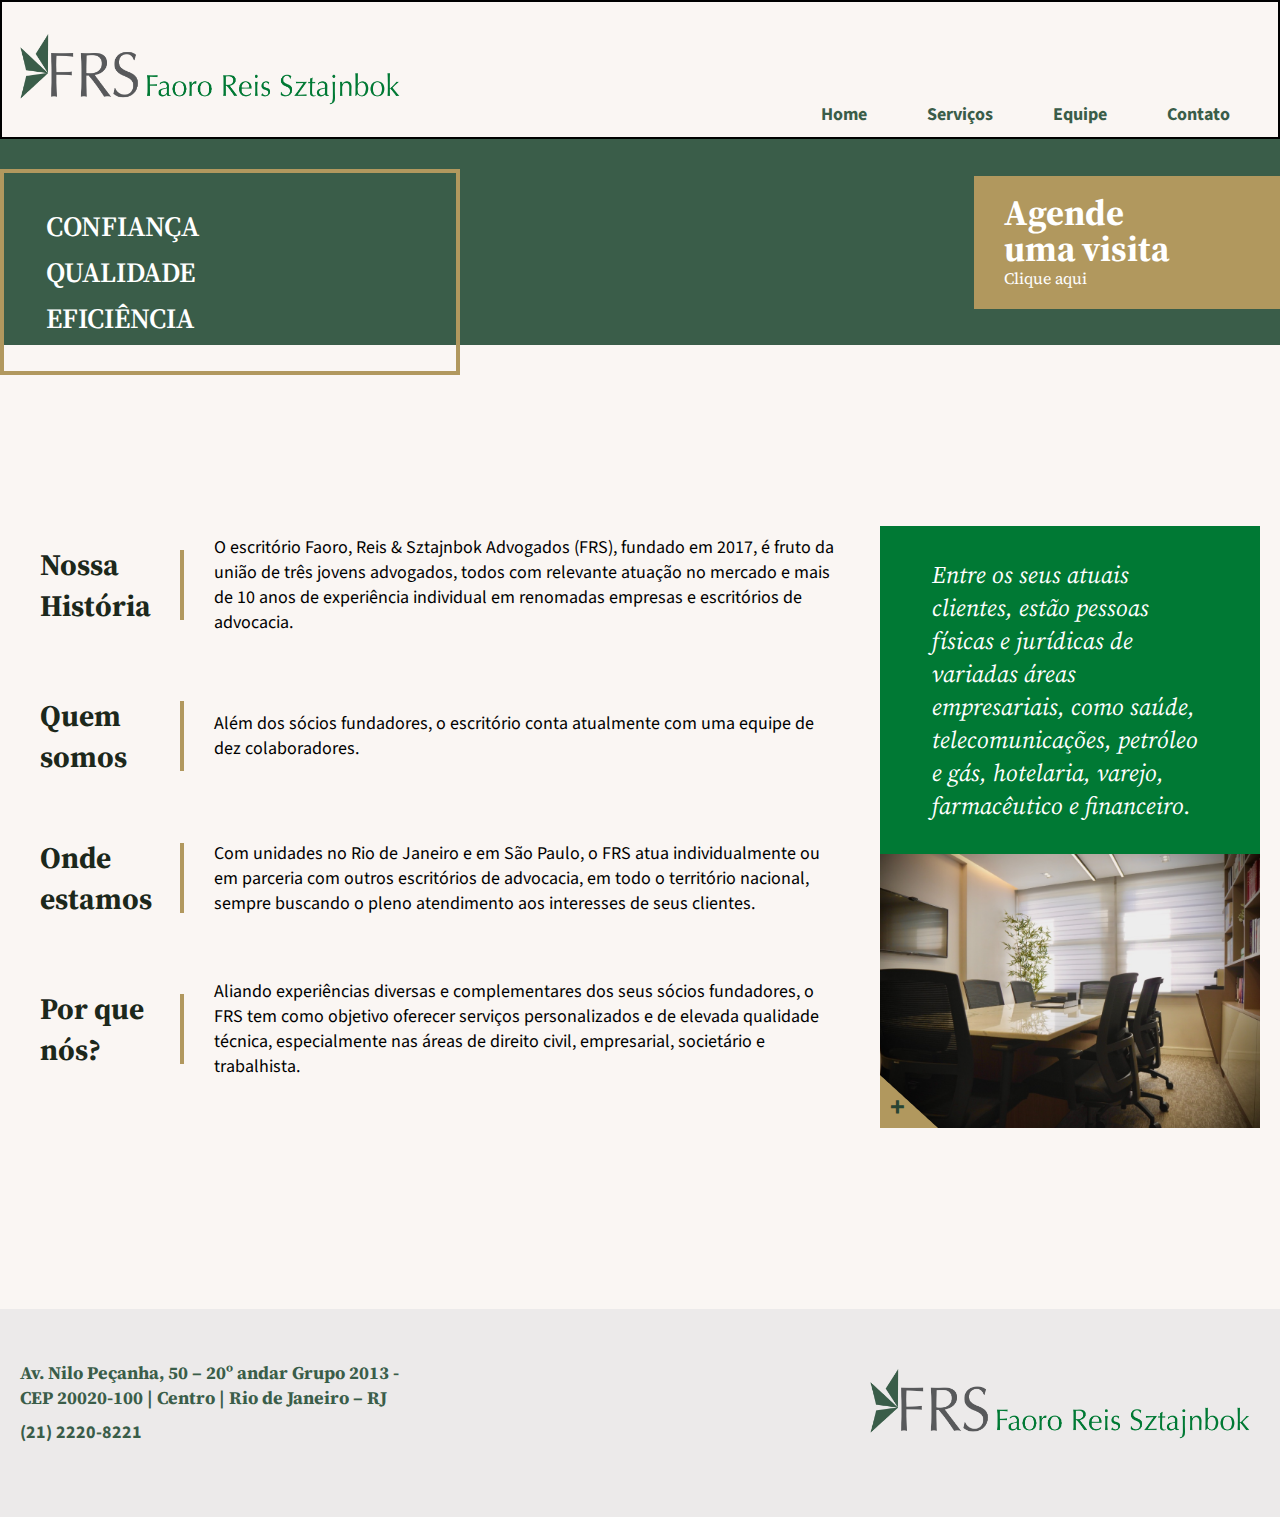
<file: index.html>
<!DOCTYPE html>
<html lang="pt-br">

<head>
    <meta charset="UTF-8">
    <meta http-equiv="X-UA-Compatible" content="IE=edge">
    <meta name="viewport" content="width=device-width, initial-scale=1.0">
    <title>Faoro Reis Sztajnbok - FRS - Advocacia</title>


    <!-- Fontes Source Sans Pro | Source Serif Pro -->
    <link rel="preconnect" href="https://fonts.googleapis.com">
    <link rel="preconnect" href="https://fonts.gstatic.com" crossorigin>
    <link
        href="https://fonts.googleapis.com/css2?family=Source+Sans+Pro:wght@400;600;700&family=Source+Serif+Pro:wght@300;400;600;900&display=swap"
        rel="stylesheet">

    <link rel="shortcut icon" href="assets/images/favicon.png" type="image/png" />

    <link rel="stylesheet" href="https://cdnjs.cloudflare.com/ajax/libs/animate.css/4.1.1/animate.min.css" />

    <!-- menu mobile css -->
    <link rel="stylesheet" href="assets/css/menu_mobile.css" />

    <link rel="stylesheet" href="assets/css/style.css" />
</head>

<body>
    <header class="header">
        <div class="caixa">
            <div class="div_logo_topo">
                <a href="./">
                    <img src="assets/images/logo-frs-advocacia.png" alt=""
                        class="animate__animated animate__fadeInDown">
                </a>
            </div>

            <div class="div_menu_topo">
                <ul>
                    <li>
                        <a href="./">Home</a>
                    </li>
                    <li>
                        <a href="servicos.html">Serviços</a>
                    </li>
                    <li>
                        <a href="equipe.html">Equipe</a>
                    </li>
                    <li>
                        <a href="contato.html">Contato</a>
                    </li>
                </ul>

                <!-- Lista de Menu Mobile -->
                <div id="myNav" class="overlay">


                    <a href="javascript:void(0)" class="closebtn" onclick="closeNav()">&times;</a>

                    <!-- Overlay content -->
                    <div class="overlay-content">
                        <a href="./" onclick="closeNav()">Home</a>
                        <a href="servicos.html" onclick="closeNav()">Serviços</a>
                        <a href="equipe.html" onclick="closeNav()">Equipe</a>
                        <a href="contato.html" onclick="closeNav()">Contato</a>
                    </div>

                </div>

                <div class="menu_mobile_icon" onclick="openNav()">
                    <div class="div_barra_menu_mobile"></div>
                    <div class="div_barra_menu_mobile"></div>
                    <div class="div_barra_menu_mobile"></div>
                </div>
            </div>
        </div>
    </header>
    <section class="section_topo_home">
        <div class="div_chamada_top">
            <span>
                Confiança
            </span>
            <span>
                Qualidade
            </span>
            <span>
                Eficiência
            </span>
        </div>

        <div class="div_agende_visita">
            <h2>Agende uma visita</h2>
            <a href="contato.html">Clique aqui</a>
        </div>
    </section>
    <section class="section_nossa_historia_home">
        <div class="caixa">
            <div class="div_content_nossa_historia">
                <div class="div_item_historia">
                    <h2 class="animate__animated animate__fadeInLeft">Nossa História</h2>
                    <span class="barra_item_historia"></span>
                    <p>
                        O escritório Faoro, Reis & Sztajnbok Advogados (FRS), fundado em 2017, é fruto da união de três
                        jovens advogados, todos com relevante atuação no mercado e mais de 10 anos de experiência
                        individual em renomadas empresas e escritórios de advocacia.
                    </p>
                </div>
                <div class="div_item_historia">
                    <h2 class="animate__animated animate__fadeInLeft">Quem somos</h2>
                    <span class="barra_item_historia"></span>
                    <p>
                        Além dos sócios fundadores, o escritório conta atualmente com uma equipe de dez colaboradores.
                    </p>
                </div>
                <div class="div_item_historia">
                    <h2 class="animate__animated animate__fadeInLeft">Onde estamos</h2>
                    <span class="barra_item_historia"></span>
                    <p>
                        Com unidades no Rio de Janeiro e em São Paulo, o FRS atua individualmente ou em parceria com
                        outros escritórios de advocacia, em todo o território nacional, sempre buscando o pleno
                        atendimento aos interesses de seus clientes.
                    </p>
                </div>
                <div class="div_item_historia">
                    <h2 class="animate__animated animate__fadeInLeft">Por que nós?</h2>
                    <span class="barra_item_historia"></span>
                    <p>
                        Aliando experiências diversas e complementares dos seus sócios fundadores, o FRS tem como
                        objetivo oferecer serviços personalizados e de elevada qualidade técnica, especialmente nas
                        áreas de direito civil, empresarial, societário e trabalhista.
                    </p>
                </div>
            </div>

            <div class="div_coluna_destaque_nossa_historia">
                <div class="texto_destaque_nossa_historia">
                    <p>
                        Entre os seus atuais clientes, estão pessoas físicas e jurídicas de variadas áreas empresariais,
                        como saúde, telecomunicações, petróleo e gás, hotelaria, varejo, farmacêutico e financeiro.
                    </p>
                </div>
                <div class="div_imagem_coluna_destaque">
                    <img src="assets/images/frs-faoro-reis-sztajnbok.png" alt="">

                    <div class="div_btn_plus" id="div_btn_plus_abre_modal">
                        <span>+</span>
                    </div>
                </div>
            </div>
        </div>
    </section>
    <footer class="footer">
        <div class="caixa">
            <div class="div_endereco_footer">
                <p>
                    Av. Nilo Peçanha, 50 – 20º andar Grupo 2013 -
                    CEP 20020-100 | Centro | Rio de Janeiro – RJ
                </p>

                <a href="tel:+552122208221">
                    (21) 2220-8221
                </a>
            </div>

            <div class="div_logo_footer">
                <a href="">
                    <img src="assets/images/logo-frs-advocacia.png" alt="">
                </a>
            </div>
        </div>
    </footer>

    <div id="modalhome">
        <div class="div_content_modal">
            <div class="div_btn_fechar_modal" id="div_btn_fechar_modal_home">
                x
            </div>
            <div class="div_img_modal">
                <img src="assets/images/escritorio_rio_de_janeiro_faoro_reis_zstajnbok.png"
                    alt="Nosso escritório no Largo da Carioca, Rio de janeiro." />
            </div>
            <div class="div_descricao_modal">
                <h2>Nosso escritório no Largo da Carioca, Rio de janeiro.</h2>
            </div>
        </div>
    </div>
</body>

<script src="assets/js/menu_mobile.js"></script>
<script src="assets/js/modal.js"></script>

</html>
</file>
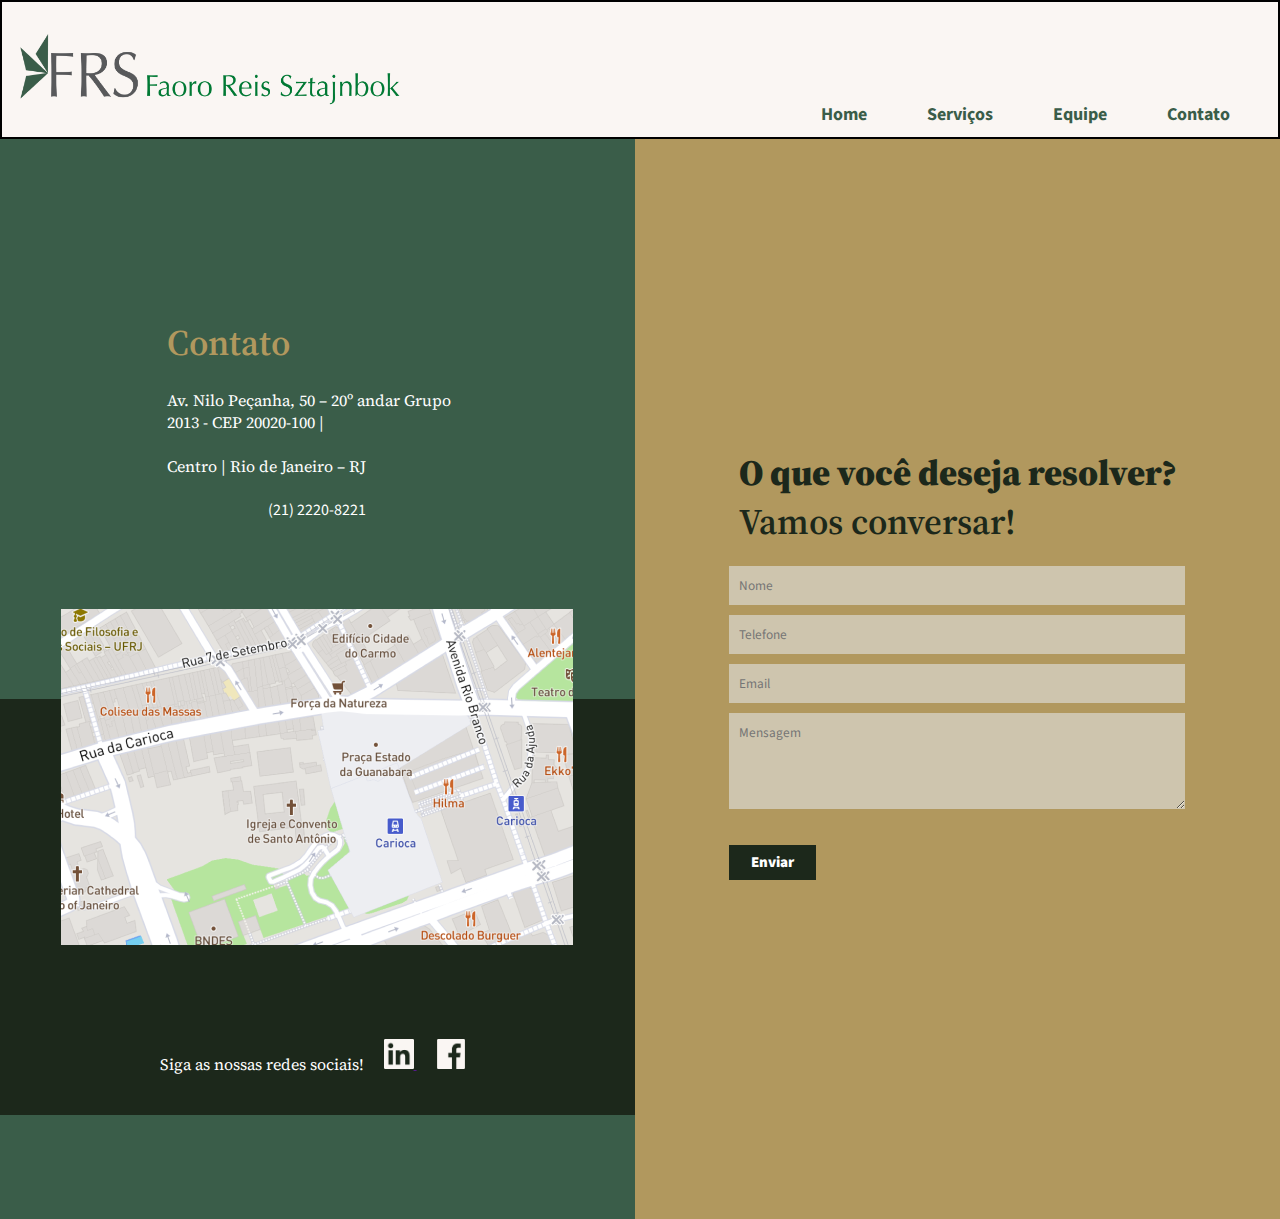
<file: contato.html>
<!DOCTYPE html>
<html lang="pt-br">

<head>
    <meta charset="UTF-8">
    <meta http-equiv="X-UA-Compatible" content="IE=edge">
    <meta name="viewport" content="width=device-width, initial-scale=1.0">
    <title>Faoro Reis Sztajnbok - FRS - Advocacia</title>


    <!-- Fontes Source Sans Pro | Source Serif Pro -->
    <link rel="preconnect" href="https://fonts.googleapis.com">
    <link rel="preconnect" href="https://fonts.gstatic.com" crossorigin>
    <link
        href="https://fonts.googleapis.com/css2?family=Source+Sans+Pro:wght@400;600;700&family=Source+Serif+Pro:wght@300;400;600;900&display=swap"
        rel="stylesheet">

    <link rel="shortcut icon" href="assets/images/favicon.png" type="image/png" />


    <!-- menu mobile css -->
    <link rel="stylesheet" href="assets/css/menu_mobile.css" />

    <link rel="stylesheet" href="assets/css/style.css" />
</head>

<body>
    <header class="header">
        <div class="caixa">
            <div class="div_logo_topo">
                <a href="./">
                    <img src="assets/images/logo-frs-advocacia.png" alt="">
                </a>
            </div>

            <div class="div_menu_topo">
                <ul>
                    <li>
                        <a href="./">Home</a>
                    </li>
                    <li>
                        <a href="servicos.html">Serviços</a>
                    </li>
                    <li>
                        <a href="equipe.html">Equipe</a>
                    </li>
                    <li>
                        <a href="contato.html">Contato</a>
                    </li>
                </ul>

                <!-- Lista de Menu Mobile -->
                <div id="myNav" class="overlay">


                    <a href="javascript:void(0)" class="closebtn" onclick="closeNav()">&times;</a>

                    <!-- Overlay content -->
                    <div class="overlay-content">
                        <a href="./" onclick="closeNav()">Home</a>
                        <a href="servicos.html" onclick="closeNav()">Serviços</a>
                        <a href="equipe.html" onclick="closeNav()">Equipe</a>
                        <a href="contato.html" onclick="closeNav()">Contato</a>
                    </div>

                </div>

                <div class="menu_mobile_icon" onclick="openNav()">
                    <div class="div_barra_menu_mobile"></div>
                    <div class="div_barra_menu_mobile"></div>
                    <div class="div_barra_menu_mobile"></div>
                </div>
            </div>
        </div>
    </header>

    <section class="section_contato_pg">
        <div class="div_coluna_contato_map">
            <div class="div_contato_endereco">
                <h1>Contato</h1>

                <p>Av. Nilo Peçanha, 50 – 20º andar Grupo 2013 - CEP 20020-100 |</p>

                <p>Centro | Rio de Janeiro – RJ</p>

                <a href="" class="">(21) 2220-8221</a>
            </div>
            <div class="div_contato_social_media_map">
                <div class="div_item_map">
                    <img src="assets/images/mapa.png" alt="" />
                </div>
                <div class="div_redes_sociais_contato">
                    <p>Siga as nossas redes sociais!</p>

                    <ul class="redes_sociais_contato">
                        <li>
                            <a href="" target="_blank">
                                <img src="assets/images/linkedin-icon.png" alt="">
                            </a>
                            <a href="" target="_blank">
                                <img src="assets/images/facebook-icon.png" alt="">
                            </a>
                        </li>
                    </ul>
                </div>
            </div>
        </div>
        <div class="div_coluna_contato_form">
            <div class="div_chamada_form">
                <h2>O que você deseja resolver?</h2>
                <h3>Vamos conversar!</h3>
            </div>

            <div class="div_form_contato">
                <form method="post" action="" class="mvalidador">
                    <div class="div_item_form_contato">
                        <input type="text" placeholder="Nome" data-rules="required|min=2" />
                    </div>
                    <div class="div_item_form_contato">
                        <input type="text" placeholder="Telefone" data-rules="required" />
                    </div>
                    <div class="div_item_form_contato">
                        <input type="text" placeholder="Email" data-rules="required|min=2|email" />
                    </div>
                    <div class="div_item_form_contato">
                        <textarea placeholder="Mensagem" name="" id="" cols="30" rows="4"></textarea>
                    </div>

                    <input type="submit" value="Enviar" class="btn_form_contato">
                </form>
            </div>
        </div>
    </section>


</body>
<script src="assets/js/mvalidador.js"></script>
<script src="assets/js/menu_mobile.js"></script>

</html>
</file>
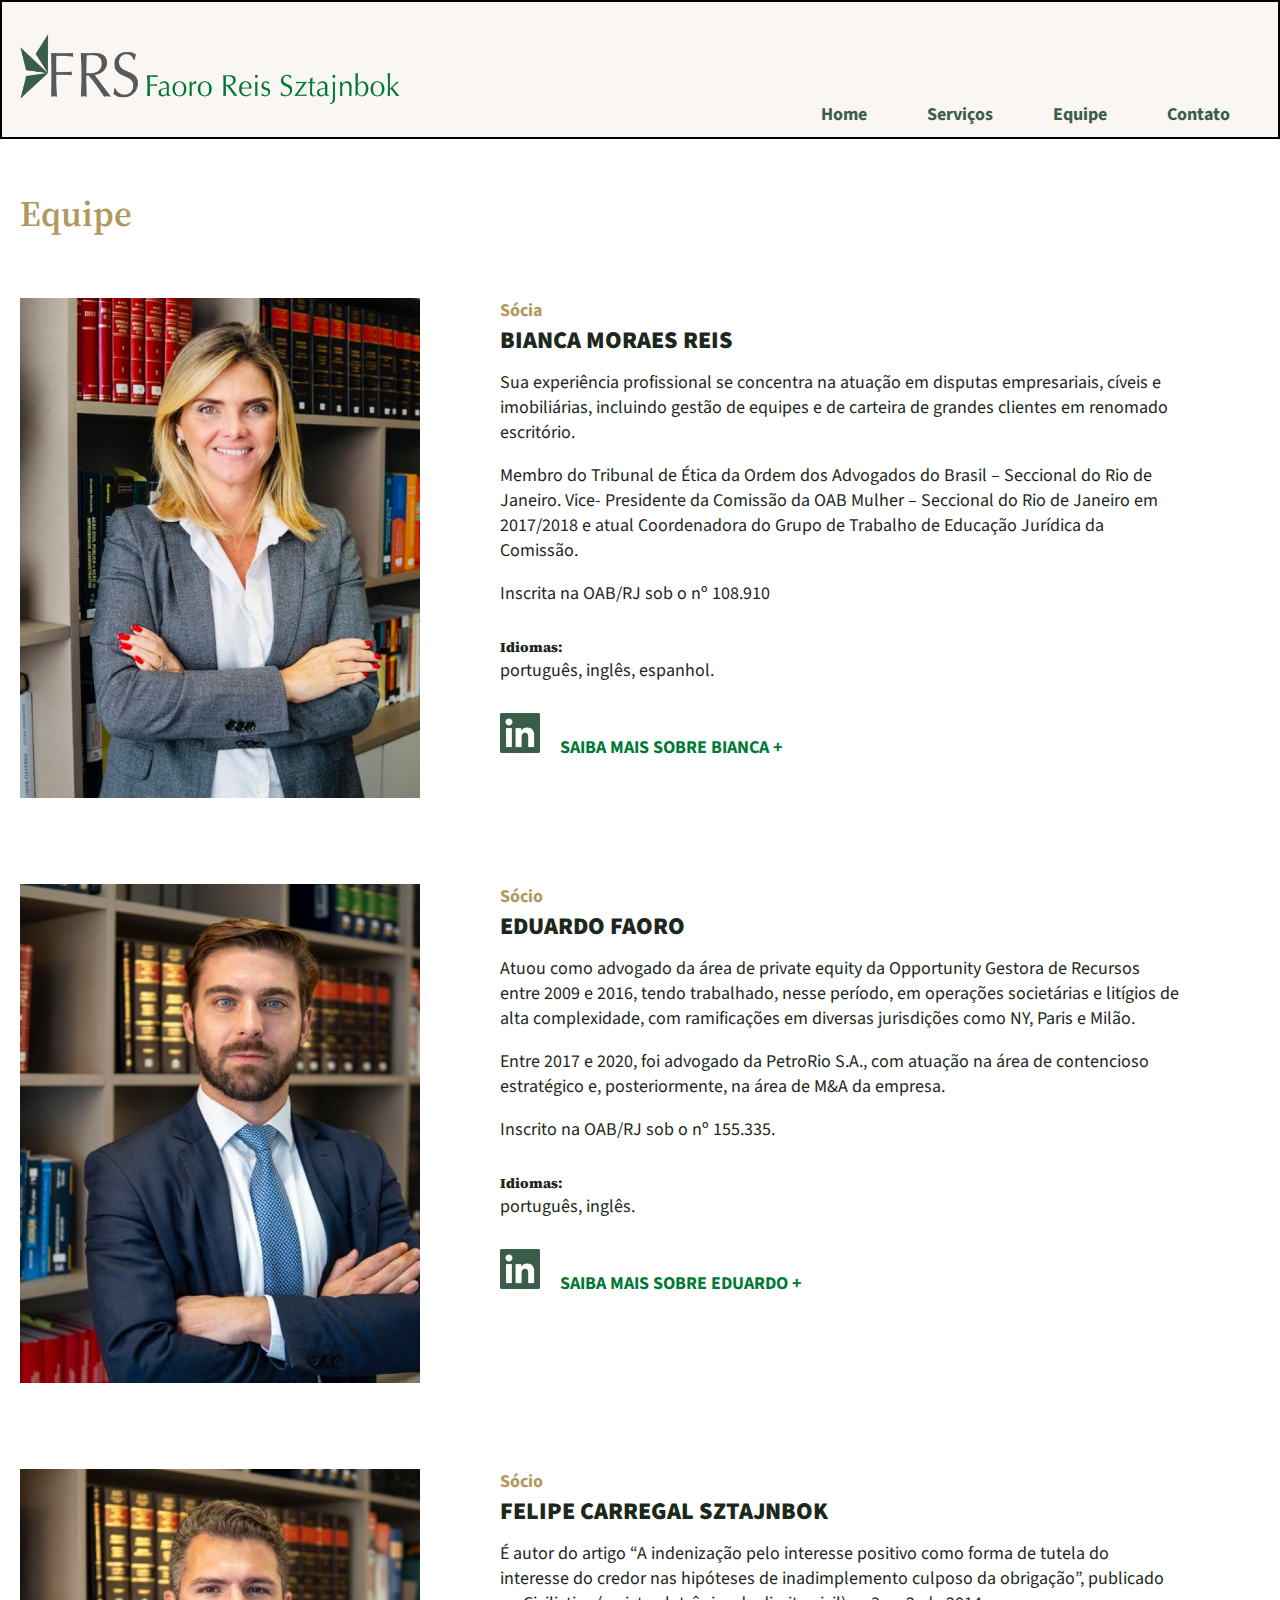
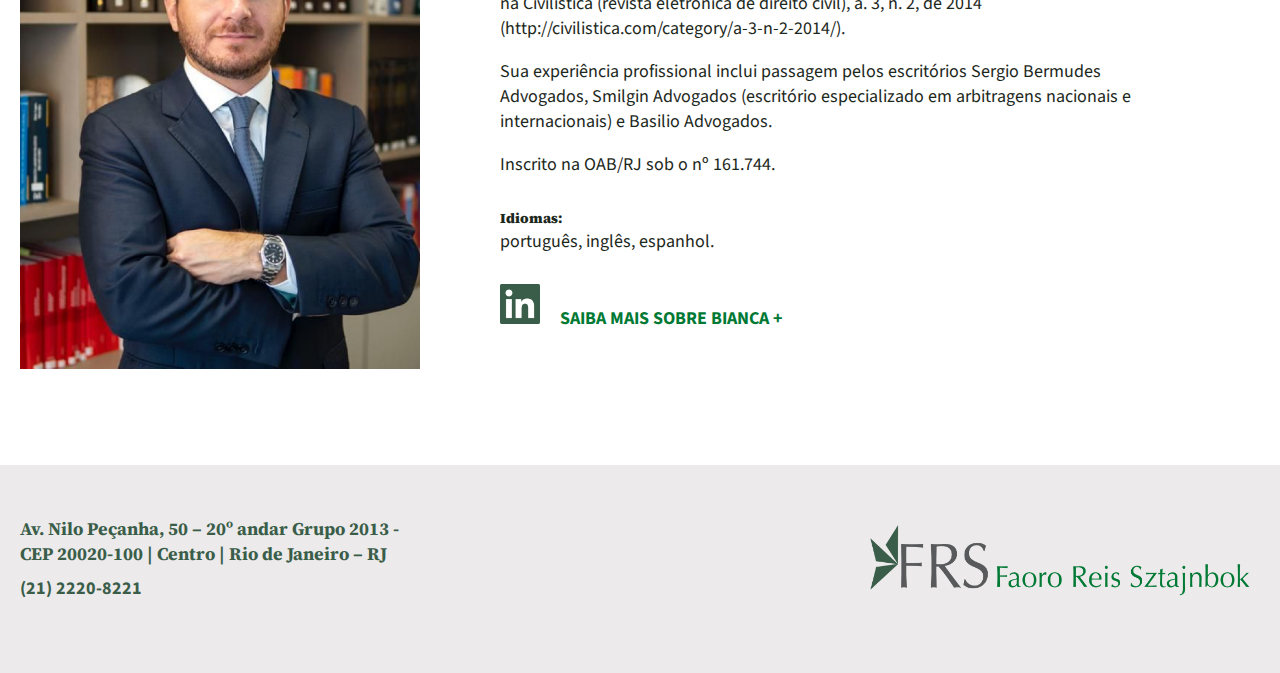
<file: equipe.html>
<!DOCTYPE html>
<html lang="pt-br">

<head>
    <meta charset="UTF-8">
    <meta http-equiv="X-UA-Compatible" content="IE=edge">
    <meta name="viewport" content="width=device-width, initial-scale=1.0">
    <title>Faoro Reis Sztajnbok - FRS - Advocacia</title>


    <!-- Fontes Source Sans Pro | Source Serif Pro -->
    <link rel="preconnect" href="https://fonts.googleapis.com">
    <link rel="preconnect" href="https://fonts.gstatic.com" crossorigin>
    <link
        href="https://fonts.googleapis.com/css2?family=Source+Sans+Pro:wght@400;600;700&family=Source+Serif+Pro:wght@300;400;600;900&display=swap"
        rel="stylesheet">

    <link rel="shortcut icon" href="assets/images/favicon.png" type="image/png" />


    <!-- menu mobile css -->
    <link rel="stylesheet" href="assets/css/menu_mobile.css" />

    <link rel="stylesheet" href="assets/css/style.css" />
</head>

<body>
    <header class="header">
        <div class="caixa">
            <div class="div_logo_topo">
                <a href="./">
                    <img src="assets/images/logo-frs-advocacia.png" alt="">
                </a>
            </div>

            <div class="div_menu_topo">
                <ul>
                    <li>
                        <a href="./">Home</a>
                    </li>
                    <li>
                        <a href="servicos.html">Serviços</a>
                    </li>
                    <li>
                        <a href="equipe.html">Equipe</a>
                    </li>
                    <li>
                        <a href="contato.html">Contato</a>
                    </li>
                </ul>

                <!-- Lista de Menu Mobile -->
                <div id="myNav" class="overlay">


                    <a href="javascript:void(0)" class="closebtn" onclick="closeNav()">&times;</a>

                    <!-- Overlay content -->
                    <div class="overlay-content">
                        <a href="./" onclick="closeNav()">Home</a>
                        <a href="servicos.html" onclick="closeNav()">Serviços</a>
                        <a href="equipe.html" onclick="closeNav()">Equipe</a>
                        <a href="contato.html" onclick="closeNav()">Contato</a>
                    </div>

                </div>

                <div class="menu_mobile_icon" onclick="openNav()">
                    <div class="div_barra_menu_mobile"></div>
                    <div class="div_barra_menu_mobile"></div>
                    <div class="div_barra_menu_mobile"></div>
                </div>
            </div>
        </div>
    </header>

    <section class="section_topo_equipe_pg">
        <div class="caixa">
            <h1>Equipe</h1>
        </div>
    </section>

    <section class="section_equipe_socios">
        <div class="caixa">
            <div class="div_item_socio_equipe">
                <div class="div_img_socio_equipe">
                    <img src="assets/images/equipe/bianca_moraes_reis.png" alt="Bianca Moraes Reis" />
                </div>
                <div class="div_descricao_socio_equipe">
                    <span>Sócia</span>
                    <h2>BIANCA MORAES REIS</h2>

                    <p>Sua experiência profissional se concentra na atuação em disputas empresariais, cíveis e
                        imobiliárias, incluindo gestão de equipes e de carteira de grandes clientes em renomado
                        escritório.</p>

                    <p>Membro do Tribunal de Ética da Ordem dos Advogados do Brasil – Seccional do Rio de Janeiro. Vice-
                        Presidente da Comissão da OAB Mulher – Seccional do Rio de Janeiro em 2017/2018 e atual
                        Coordenadora do Grupo de Trabalho de Educação Jurídica da Comissão.</p>

                    <p>Inscrita na OAB/RJ sob o nº 108.910</p>

                    <div class="idiomas_socio">
                        <span>Idiomas:</span>
                        <p>português, inglês, espanhol.</p>

                        <ul class="linkeding_saiba_mais_socio">
                            <li>
                                <a href="https://www.linkedin.com/in/bianca-reis-76824367/?originalSubdomain=br"
                                    target="_blank">
                                    <img src="assets/images/equipe/linkeding_socio_icon.png" alt="" />
                                </a>
                            </li>
                            <li>
                                <a href="" target="_blank">
                                    saiba mais sobre Bianca +
                                </a>
                            </li>
                        </ul>
                    </div>
                </div>
            </div>

            <div class="div_item_socio_equipe">
                <div class="div_img_socio_equipe">
                    <img src="assets/images/equipe/eduardo_faoro.png" alt="Eduardo Faoro" />
                </div>
                <div class="div_descricao_socio_equipe">
                    <span>Sócio</span>
                    <h2>EDUARDO FAORO</h2>

                    <p>Atuou como advogado da área de private equity da Opportunity Gestora de Recursos entre 2009 e
                        2016, tendo trabalhado, nesse período, em operações societárias e litígios de alta complexidade,
                        com ramificações em diversas jurisdições como NY, Paris e Milão.</p>

                    <p>Entre 2017 e 2020, foi advogado da PetroRio S.A., com atuação na área de contencioso estratégico
                        e, posteriormente, na área de M&A da empresa.</p>

                    <p>Inscrito na OAB/RJ sob o nº 155.335.</p>

                    <div class="idiomas_socio">
                        <span>Idiomas:</span>
                        <p>português, inglês.</p>

                        <ul class="linkeding_saiba_mais_socio">
                            <li>
                                <a href="https://www.linkedin.com/in/eduardo-faoro-a294a131/?miniProfileUrn=urn%3Ali%3Afs_miniProfile%3AACoAAAaoNoEBZTTq5FsDH9SvJ5wl-vT1dIzu3oo"
                                    target="_blank">
                                    <img src="assets/images/equipe/linkeding_socio_icon.png"
                                        alt="Linkedin Eduardo Faoro" />
                                </a>
                            </li>
                            <li>
                                <a href="" target="_blank">
                                    saiba mais sobre Eduardo +
                                </a>
                            </li>
                        </ul>
                    </div>
                </div>
            </div>

            <div class="div_item_socio_equipe">
                <div class="div_img_socio_equipe">
                    <img src="assets/images/equipe/felipe_carregal_sztajnbok.png" alt="Felipe Carregal Sztajnbok" />
                </div>
                <div class="div_descricao_socio_equipe">
                    <span>Sócio</span>
                    <h2>FELIPE CARREGAL SZTAJNBOK</h2>

                    <p>É autor do artigo “A indenização pelo interesse positivo como forma de tutela do interesse do
                        credor nas hipóteses de inadimplemento culposo da obrigação”, publicado na Civilistica (revista
                        eletrônica de direito civil), a. 3, n. 2, de 2014
                        (http://civilistica.com/category/a-3-n-2-2014/).</p>

                    <p>Sua experiência profissional inclui passagem pelos escritórios Sergio Bermudes Advogados, Smilgin
                        Advogados (escritório especializado em arbitragens nacionais e internacionais) e Basilio
                        Advogados.</p>

                    <p>Inscrito na OAB/RJ sob o nº 161.744.</p>

                    <div class="idiomas_socio">
                        <span>Idiomas:</span>
                        <p>português, inglês, espanhol.</p>

                        <ul class="linkeding_saiba_mais_socio">
                            <li>
                                <a href="https://www.linkedin.com/in/felipe-carregal-sztajnbok-41337a104/?miniProfileUrn=urn%3Ali%3Afs_miniProfile%3AACoAABplIM8BEyKtoICA0spdAQ2I8hCOwRr6OaQ"
                                    target="_blank">
                                    <img src="assets/images/equipe/linkeding_socio_icon.png"
                                        alt="Linkedin Felipe Carregal Sztajnbok" />
                                </a>
                            </li>
                            <li>
                                <a href="" target="_blank">
                                    saiba mais sobre bianca +
                                </a>
                            </li>
                        </ul>
                    </div>
                </div>
            </div>
        </div>
    </section>

    <footer class="footer">
        <div class="caixa">
            <div class="div_endereco_footer">
                <p>
                    Av. Nilo Peçanha, 50 – 20º andar Grupo 2013 -
                    CEP 20020-100 | Centro | Rio de Janeiro – RJ
                </p>

                <a href="tel:+552122208221">
                    (21) 2220-8221
                </a>
            </div>

            <div class="div_logo_footer">
                <a href="">
                    <img src="assets/images/logo-frs-advocacia.png" alt="">
                </a>
            </div>
        </div>
    </footer>
</body>
<script src="assets/js/menu_mobile.js"></script>

</html>
</file>
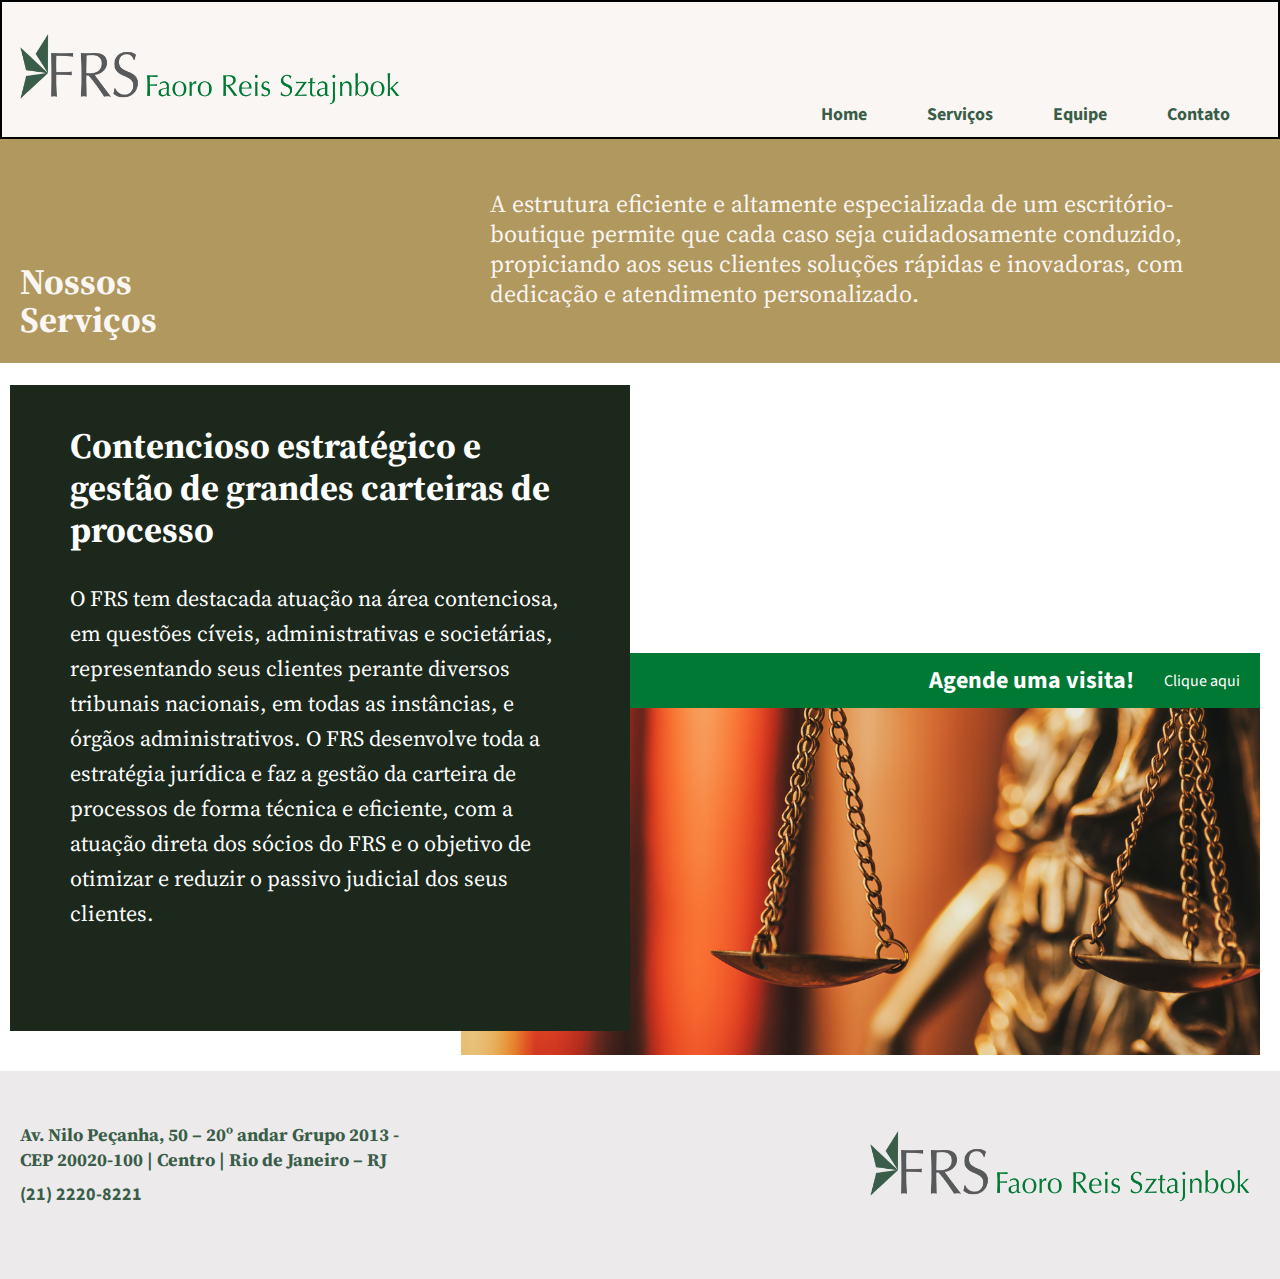
<file: servicos.html>
<!DOCTYPE html>
<html lang="pt-br">

<head>
    <meta charset="UTF-8">
    <meta http-equiv="X-UA-Compatible" content="IE=edge">
    <meta name="viewport" content="width=device-width, initial-scale=1.0">
    <title>Faoro Reis Sztajnbok - FRS - Advocacia</title>


    <!-- Fontes Source Sans Pro | Source Serif Pro -->
    <link rel="preconnect" href="https://fonts.googleapis.com">
    <link rel="preconnect" href="https://fonts.gstatic.com" crossorigin>
    <link
        href="https://fonts.googleapis.com/css2?family=Source+Sans+Pro:wght@400;600;700&family=Source+Serif+Pro:wght@300;400;600;900&display=swap"
        rel="stylesheet">

    <link rel="shortcut icon" href="assets/images/favicon.png" type="image/png" />


    <!-- menu mobile css -->
    <link rel="stylesheet" href="assets/css/menu_mobile.css" />

    <link rel="stylesheet" href="assets/css/style.css" />
</head>

<body>
    <header class="header">
        <div class="caixa">
            <div class="div_logo_topo">
                <a href="./">
                    <img src="assets/images/logo-frs-advocacia.png" alt="">
                </a>
            </div>

            <div class="div_menu_topo">
                <ul>
                    <li>
                        <a href="./">Home</a>
                    </li>
                    <li>
                        <a href="servicos.html">Serviços</a>
                    </li>
                    <li>
                        <a href="equipe.html">Equipe</a>
                    </li>
                    <li>
                        <a href="contato.html">Contato</a>
                    </li>
                </ul>

                <!-- Lista de Menu Mobile -->
                <div id="myNav" class="overlay">


                    <a href="javascript:void(0)" class="closebtn" onclick="closeNav()">&times;</a>

                    <!-- Overlay content -->
                    <div class="overlay-content">
                        <a href="./" onclick="closeNav()">Home</a>
                        <a href="servicos.html" onclick="closeNav()">Serviços</a>
                        <a href="equipe.html" onclick="closeNav()">Equipe</a>
                        <a href="contato.html" onclick="closeNav()">Contato</a>
                    </div>

                </div>

                <div class="menu_mobile_icon" onclick="openNav()">
                    <div class="div_barra_menu_mobile"></div>
                    <div class="div_barra_menu_mobile"></div>
                    <div class="div_barra_menu_mobile"></div>
                </div>
            </div>
        </div>
    </header>

    <section class="section_topo_servicos">
        <div class="caixa">
            <div class="div_title_topo_servicos">
                <h1>Nossos Serviços</h1>
            </div>

            <div class="div_descricao_servicos_topo">
                <p>A estrutura eficiente e altamente especializada de um escritório-boutique permite que cada caso seja
                    cuidadosamente conduzido, propiciando aos seus clientes soluções rápidas e inovadoras, com dedicação
                    e
                    atendimento personalizado.</p>
            </div>
        </div>
    </section>

    <section class="section_servicos">
        <div class="caixa">
            <div class="div_carrossel_servicos">
                <h3>Contencioso estratégico e gestão de grandes carteiras de processo</h3>

                <p>O FRS tem destacada atuação na área contenciosa, em questões cíveis, administrativas e societárias,
                    representando seus clientes perante diversos tribunais nacionais, em todas as instâncias, e órgãos
                    administrativos. O FRS desenvolve toda a estratégia jurídica e faz a gestão da carteira de processos
                    de forma técnica e eficiente, com a atuação direta dos sócios do FRS e o objetivo de otimizar e
                    reduzir o passivo judicial dos seus clientes.</p>
            </div>
            <div class="div_agende_uma_consulta_servicos">
                <div class="div_title_consulta_servicos">
                    <h2>Agende uma visita!</h2>
                    <a href="contato.html">Clique aqui</a>
                </div>
                <div class="div_img_consulta_servicos_bg">
                    <img src="assets/images/agende_uma_consulta_servicos.png" alt="" />
                </div>
            </div>
        </div>
    </section>

    <footer class="footer">
        <div class="caixa">
            <div class="div_endereco_footer">
                <p>
                    Av. Nilo Peçanha, 50 – 20º andar Grupo 2013 -
                    CEP 20020-100 | Centro | Rio de Janeiro – RJ
                </p>

                <a href="tel:+552122208221">
                    (21) 2220-8221
                </a>
            </div>

            <div class="div_logo_footer">
                <a href="">
                    <img src="assets/images/logo-frs-advocacia.png" alt="">
                </a>
            </div>
        </div>
    </footer>
</body>
<script src="assets/js/menu_mobile.js"></script>

</html>
</file>
<file: assets/css/menu_mobile.css>
:root{
    --cor-bg-header: #FAF6F3;
    --branco-1: #fff;
    --cinza-1: #ECEAEA;
    --ocre: #B1985E;
    --verde-escuro: #1C281B;
    --verde-medio: #3A5D49;
    --verde-destaque: #007934;
    --fonte-pro: 'Source Sans Pro', sans-serif;
    --fonte-serif: 'Source Serif Pro', serif;
}
.overlay {
    height: 100%;
    width: 0;
    position: fixed;
    z-index: 10;
    top: 0;
    left: 0;
    /* background-color: rgb(66,68,155);
    background-color: rgba(66,68,155, 0.9); */
    background-color: var(--verde-medio);
    overflow-x: hidden;
    transition: 0.5s;
  }
  
  .overlay-content {
    position: relative;
    top: 25%;
    width: 100%;
    text-align: center;
    margin-top: 30px;
  }
  
  .overlay a {
    padding: 8px;
    text-decoration: none;
    font-size: 26px;
    color: #fff;
    display: block;
    transition: 0.3s;
    font-family: var(--fonte-pro);
  }
  
  .overlay a:hover, .overlay a:focus {
    color: #f1f1f1;
  }
  
  .overlay .closebtn {
    position: absolute;
    top: 20px;
    right: 45px;
    font-size: 60px;
  }
  @media(max-width: 900px){
    .overlay a{
      font-size: 16px;
    }
  }
  
  @media screen and (max-height: 450px) {
    .overlay a {font-size: 20px}
    .overlay .closebtn {
    font-size: 40px;
    top: 15px;
    right: 35px;
    }
  }
</file>
<file: assets/css/style.css>
:root{
    --cor-bg-header: #FAF6F3;
    --branco-1: #fff;
    --cinza-1: #ECEAEA;
    --ocre: #B1985E;
    --verde-escuro: #1C281B;
    --verde-medio: #3A5D49;
    --verde-destaque: #007934;
    --fonte-pro: 'Source Sans Pro', sans-serif;
    --fonte-serif: 'Source Serif Pro', serif;
}
*{
    padding: 0;
    margin: 0;
    font-family: var(--fonte-pro);
}
.caixa{
    display: flex;
    align-items: center;
    justify-content: space-between;
    margin: auto;
    width: 100%;
	max-width: 1260px;
    padding: 10px;
    box-sizing: border-box;
}
.error{
    background-color: #f00;
    padding: 3px;
    color: var(--branco-1);
    font-size: 12px;
    font-family: var(--fonte-pro);
    font-weight: 400;
}
.menu_mobile_icon{
    display: none;
}

/* Modal Home Escritorio */
#modalhome{
    display: none;
    justify-content: center;
    align-items: center;
    min-height: 100vh;
    width: 100%;
    background-color: rgba(255,255,255,.6);
    box-sizing: border-box;
    padding: 30px;
    position: fixed;
    top: 0;
    left: 0;
    z-index: 20;
    opacity: 0;
    transition: 0.9s;
}
#modalhome.addmodal{
    display: flex !important;
    opacity: 1 !important;
    
}
.div_content_modal{
    width: 100%;
    max-width: 620px;
    box-sizing: border-box;
    position: relative;
}
.div_btn_fechar_modal{
    background-color: var(--verde-destaque);
    display: flex;
    justify-content: center;
    align-items: center;
    color: var(--branco-1);
    font-weight: 600;
    font-size: 22px;
    box-sizing: border-box;
    width: 40px;
    height: 40px;
    position: absolute;
    top: -20px;
    right: 40px;
    cursor: pointer;
}
.div_btn_fechar_modal:hover{
    background-color: var(--ocre);
    color: var(--verde-escuro);
}
.div_img_modal,
.div_img_modal img{
    max-width: 100%;
    box-sizing: border-box;
}
.div_img_modal{
    display: flex;
    justify-content: center;
    align-items: center;
}
.div_descricao_modal{
    background-color: var(--verde-destaque);
    max-width: 100%;
    box-sizing: border-box;
    padding: 15px;
}
.div_descricao_modal h2{
    color: var(--branco-1);
    font-size: 18px;
    font-weight: 600;
}

/* header */
.header{
    background-color: var(--cor-bg-header);
    min-height: 115px;
    width: 100%;
    border: solid 2px #000;
    display: flex;
    align-items: center;
    justify-content: center;
    box-sizing: border-box;
}
.div_logo_topo{
    width: 380px;
    box-sizing: border-box;
}
.div_logo_topo a{
    display: flex;
    align-items: center;
    justify-content: center;    
}
.div_logo_topo img{
    width: 100%;
    box-sizing: border-box;
    transition: 0.3s;
}
.div_logo_topo img:hover{
    padding: 10px;    
}
.div_menu_topo{
    height: 115px;
}
.div_menu_topo ul{
    display: flex;
    justify-content: center;
    align-items: flex-end;
    height: 100%;
    list-style: none;
}
.div_menu_topo ul a{
    color: var(--verde-medio);
    text-decoration: none;
    font-family: 'Source Sans Pro', sans-serif;
    font-weight: 700;
    font-size: 18px;
    padding: 30px;
}
.div_menu_topo ul a:hover{
    color: var(--verde-destaque);
}

/* section topo home */
.section_topo_home{
    background-color: var(--verde-medio);
    min-height: 180px;
    width: 100%;
    display: flex;
    justify-content: space-between;
    align-items: center;
    box-sizing: border-box;
}
.div_chamada_top{
    display: flex;
    justify-content: center;
    flex-direction: column;
    border: solid 4px var(--ocre);
    width: 100%;
    max-width: 460px;
    margin-top: 30px;
    margin-bottom: -30px;
    padding: 30px;
    box-sizing: border-box;
}
.div_chamada_top span{
    color: var(--branco-1);
    font-family: var(--fonte-serif);
    font-size: 28px;
    font-weight: 600;
    text-transform: uppercase;
    margin:4px 12px;
}

.div_agende_visita{
    background-color: var(--ocre);
    height: 133px;
    width: 306px;
    display: flex;
    justify-content: center;
    flex-direction: column;
    padding: 10px 30px;
    box-sizing: border-box;
}
.div_agende_visita h2,
.div_agende_visita a{
    color: var(--branco-1);
    font-family: var(--fonte-serif);    
    width: 190px;
}
.div_agende_visita h2{
    font-weight: 700;
    font-size: 36px;
    line-height: 1em;
}
.div_agende_visita a{
    text-decoration: none;
    font-weight: 400;
}

.section_nossa_historia_home{
    padding: 160px 10px;
    background-color: var(--cor-bg-header);
    box-sizing: border-box;
}
.div_content_nossa_historia{
    flex: 1;
    padding: 10px;
}
.div_item_historia{
    display: flex;
    align-items: center;
    margin-bottom: 40px;
    max-width: 100%;
    box-sizing: border-box;
    padding: 10px 30px 10px 10px;
}
.div_item_historia h2{
    font-family: var(--fonte-serif);
    font-size: 30px;
    font-weight: 700;
    color: var(--verde-escuro);
    padding-right: 20px;
    width: 120px;
}
.div_item_historia p{
    font-family: var(--fonte-pro);
    flex: 1;
    box-sizing: border-box;
    font-size: 18px;
    box-sizing: border-box;
}

.barra_item_historia{
    content: "";
    width: 4px;
    height: 70px;
    background-color: var(--ocre);
    display: block;
    margin-right: 30px;
}

.div_coluna_destaque_nossa_historia{
    width: 100%;
    max-width: 380px;
    box-sizing: border-box;
}
.texto_destaque_nossa_historia{
    width: 100%;
    background-color: var(--verde-destaque);
    color: var(--branco-1);
    padding: 22px;
    box-sizing: border-box;
}
.texto_destaque_nossa_historia p{
    font-size: 24px;
    font-family: var(--fonte-serif);
    font-style: italic;
    padding: 10px 30px;
}
.div_imagem_coluna_destaque{
    position: relative;
    display: flex;
}
.div_imagem_coluna_destaque img{
    max-width: 100%;
    box-sizing: border-box;
}

/* página serviços */
.section_topo_servicos{
    background-color: var(--ocre);
    width: 100%;
    min-height: 224px;
    box-sizing: border-box;
}

.div_title_topo_servicos{
    width: 100%;
    max-width: 480px;
    display: flex;
    align-items: flex-end;
    min-height: 180px;
}
.div_title_topo_servicos h1{
    width: 100%;
    box-sizing: border-box;
    color: var(--cor-bg-header);
    font-family: var(--fonte-serif);
    font-weight: 700;
    font-size: 36px;
    max-width: 220px;
    line-height: 38px;
}
.div_descricao_servicos_topo{
    display: flex;
    justify-content: center;
    align-items: center;
    box-sizing: border-box;
    padding: 30px;
    max-width: 800px;
    min-height: 200px;
}
.div_descricao_servicos_topo p{
    color: var(--cor-bg-header);
    font-family: var(--fonte-serif);
    line-height: 30px;
    font-size: 24px;
}
.section_servicos{
    padding: 280px 10px 0 10px;
}
.section_servicos .caixa{
    position: relative;
    justify-content: flex-end;
}
.div_agende_uma_consulta_servicos{
    max-width: 800px;
    box-sizing: border-box;
}
.div_title_consulta_servicos{
    background-color: var(--verde-destaque);
    box-sizing: border-box;
    max-width: 100%;
    padding: 10px;
    display: flex;
    justify-content: flex-end;
    align-items: center;
}
.div_title_consulta_servicos h2{
    color: var(--branco-1);
}
.div_title_consulta_servicos a{
    color: var(--branco-1);
    text-decoration: none;
    margin-left: 30px;
    margin-right: 10px;
}
.div_carrossel_servicos{
    background-color: var(--verde-escuro);
    width: 100%;
    max-width: 620px;
    box-sizing: border-box;
    padding: 40px 60px;
    position: absolute;
    left: 0;
    bottom: 40px;
    min-height: 580px;
}
.div_carrossel_servicos h3,
.div_carrossel_servicos p{
    color: var(--branco-1);
}
.div_carrossel_servicos h3{
    margin-bottom: 30px;
    font-weight: 700;
    font-family: var(--fonte-serif);
    font-size: 36px;
    line-height: 42px;
    margin-bottom: 30px;
}
.div_carrossel_servicos p{
    margin-bottom: 60px;
    font-family: var(--fonte-serif);
    font-size: 22px;
    line-height: 35px;
    font-weight: 400;
}
.div_img_consulta_servicos_bg{
    width: 100%;
    box-sizing: border-box;
}
.div_img_consulta_servicos_bg img{
    max-width: 100%;
    box-sizing: border-box;
}

/* Página Serviços Lista */
.section_content_topo_servicos_pg{
    margin-top: -140px;
}
.div_content_topo_servicos_pg{
    width: 100%;
    max-width: 829px;
    min-height: 280px;
    box-sizing: border-box;
    background-color: var(--verde-escuro);
    padding: 40px 80px;
}
.div_content_topo_servicos_pg h1{
    color: var(--branco-1);
    font-family: var(--fonte-serif);
    font-weight: 700;
    font-size: 36px;
    width: 120px;
    margin-bottom: 12px;
    line-height: 35px;
}
.div_content_topo_servicos_pg p{
    font-family: var(--fonte-serif);
    font-weight: 400;
    color: var(--branco-1);
    font-size: 21px;
    line-height: 32px;
}

.section_content_servicos_pg{
    padding: 140px 10px 80px 10px;
}
.section_content_servicos_pg .caixa{
    flex-wrap: wrap;
    justify-content: space-around;
}
.div_item_servicos{
    width: 100%;
    max-width: 410px;
    min-height: 174px;
    box-sizing: border-box;
    border: solid 2px var(--ocre);
    display: flex;
    flex-direction: column;
    align-items: center;
    justify-content: center;
    margin-bottom: 20px;
    position: relative;
}
.div_item_servicos p{
    font-family: var(--fonte-pro);
    font-size: 20px;
    font-weight: 700;
    color: var(--verde-escuro);
    text-align: center;
    width: 100%;
    max-width: 288px;
    margin-bottom: 18px;
}
.btn_item_servicos{
    background-color: var(--ocre);
    color: var(--branco-1);
    width: 172px;
    height: 34px;
    display: flex;
    align-items: center;
    justify-content: center;
    text-decoration: none;
    font-family: var(--fonte-serif);
    font-weight: 700;
    font-size: 14px;    
}
.btn_item_servicos:hover{
    background-color: var(--verde-medio);
}
.div_btn_plus{
    background-image: url('../images/bg_plus.png');
    width: 58px;
    height: 53px;    
    display: flex;
    justify-content: flex-start;
    align-items: flex-end;
    position: absolute;
    left: 0;
    bottom: 0;
    cursor: pointer;
}
.div_btn_plus:hover span{
    color: var(--branco-1);
}
.div_btn_plus span{
    padding: 1px 10px;
    color: #274433;
    font-weight: var(--fonte-pro);
    font-size: 28px;
    font-weight: 700;
}

/* página equipe */
.section_topo_equipe_pg{
    padding: 40px 10px;
}
.section_topo_equipe_pg h1{
    color: var(--ocre);
    font-size: 36px;
    font-family: var(--fonte-serif);
    font-weight: 600;    
}
.section_equipe_socios .caixa{
    flex-wrap: wrap;
}
.div_item_socio_equipe{
    width: 100%;
    display: flex;
    justify-content: space-between;
    margin-bottom: 80px;
}
.div_img_socio_equipe{
    width: 100%;
    max-width: 400px;
    box-sizing: border-box;    
}
.div_img_socio_equipe img{
    max-width: 100%;
    box-sizing: border-box;
}
.div_descricao_socio_equipe{
    flex: 1;
    box-sizing: border-box;
    padding: 0 80px;
}
.div_descricao_socio_equipe span{
    color: var(--ocre);
    font-family: var(--fonte-pro);
    font-size: 18px;
    font-weight: 700;
}
.div_descricao_socio_equipe h2{
    color: var(--verde-escuro);
    font-family: var(--fonte-pro);
    font-weight: 900;
    font-size: 24px;
    margin-bottom: 12px;
}
.div_descricao_socio_equipe p{
    font-family: var(--fonte-pro);
    color: var(--verde-escuro);
    font-size: 18px;
    font-weight: 400;
    margin-bottom: 18px;
}
.idiomas_socio{
    margin: 30px 0;
}
.idiomas_socio span{
    font-family: var(--fonte-serif);
    color: var(--verde-escuro);
    font-size: 14px;
    font-weight: 900;
}
.idiomas_socio p{
    font-family: var(--fonte-pro);
    font-weight: 400;
    font-size: 18px;
    color: var(--verde-escuro);
}
.linkeding_saiba_mais_socio{
    list-style: none;
    display: flex;
    align-items: flex-end;
    margin: 30px 0;
}
.linkeding_saiba_mais_socio img{
    max-width: 40px;
    padding-right: 20px;
}
.linkeding_saiba_mais_socio a{
    color: var(--verde-destaque);
    font-size: 18px;
    text-transform: uppercase;
    font-family: var(--fonte-pro);
    font-weight: 700;
    text-decoration: none;
}
/* Página Contato */
.section_contato_pg{
    display: flex;
    width: 100%;
}
.div_coluna_contato_map,
.div_coluna_contato_form{
    width: 100%;
    min-height: 120vh;
    box-sizing: border-box;
}
.div_contato_endereco{
    min-height: 560px;
    display: flex;
    flex-direction: column;
    align-items: center;
    justify-content: center;
}
.div_contato_endereco h1{
    color: var(--ocre);
    font-family: var(--fonte-serif);
    font-size: 36px;
    font-weight: 600;
    width: 100%;
    max-width: 300px;
    text-align: left;
    margin-bottom: 22px;
}
.div_contato_endereco p{
    font-family: var(--fonte-serif);
    color: var(--branco-1);
    width: 100%;
    max-width: 300px;
    text-align: left;
    margin-bottom: 22px;
}
.div_contato_endereco a{
    color: var(--branco-1);
    text-decoration: none;
    text-align: left;
    display: inline-block;
}
.div_coluna_contato_map{
    background-color: var(--verde-medio);
}
.div_contato_social_media_map{
    background-color: var(--verde-escuro);    
    box-sizing: border-box;
    padding: 30px;
}
.div_item_map{
    display: flex;
    justify-content: center;
}
.div_item_map img{
    max-width: 100%;
    margin-top: -120px;
}
.div_redes_sociais_contato{
    display: flex;
    align-items: flex-end;
    justify-content: center;
    height: 100%;
    min-height: 120px;
    box-sizing: border-box;
    color: var(--branco-1);
    margin: 10px auto;
}
.div_redes_sociais_contato p{
    font-family: var(--fonte-serif);
}
.redes_sociais_contato{
    display: flex;
    list-style: none;
    padding-left: 10px;
}

.redes_sociais_contato img{
    max-height: 30px;
}
.redes_sociais_contato a{    
    margin: 0 10px;
}
.div_coluna_contato_form{
    background-color: var(--ocre);    
    display: flex;
    flex-direction: column;
    align-items: center;
    justify-content: center;
    padding: 40px 10px;
    box-sizing: border-box;
}

.div_chamada_form h2{
    margin: 0;
    font-family: var(--fonte-serif);
    font-weight: 900;
    font-size: 36px;  
    color: var(--verde-escuro);
}
.div_chamada_form h3{
    margin-bottom: 10px;
    font-family: var(--fonte-serif);
    font-weight: 600;
    font-size: 36px;
    color: var(--verde-escuro);
}
.div_form_contato{
    width: 100%;
    max-width: 456px;    
    box-sizing: border-box;
}
.div_form_contato form,
.div_item_form_contato,
.div_item_form_contato input,
.div_item_form_contato textarea{
    width: 100%;    
    box-sizing: border-box;
    font-family: var(--fonte-pro);
    font-weight: 400;
    color: #463202;
}
.div_item_form_contato input,
.div_item_form_contato textarea{
    margin-top: 10px;
    padding: 10px;
    border: none;
    background-color: #CEC5AE;
    color: #000;
    outline: 0;
}
.btn_form_contato{
    background-color: var(--verde-escuro);
    color: var(--branco-1);
    width: 87px;
    height: 35px;
    display: flex;
    justify-content: center;
    align-items: center;
    border: none;
    margin: 30px 0;
    cursor: pointer;
    transition: 0.3s;
    font-weight: 900;
    font-size: 15px;
}
.btn_form_contato:hover{
    background-color: var(--verde-medio);
}

/* footer */
.footer{
    background-color: var(--cinza-1);
    padding: 40px 10px;
    width: 100%;
    min-height: 208px;
    box-sizing: border-box;    
}
.div_endereco_footer{
    font-weight: 700;
    font-size: 18px;
    width: 100%;
    max-width: 380px;
}
.div_endereco_footer p{
    font-family: var(--fonte-serif);
    color: var(--verde-medio);
}
.div_endereco_footer > a{
    color: var(--verde-medio);
    margin: 10px 0;
    display: inline-block;
    text-decoration: none;
}
.div_endereco_footer > a:hover{
    color: var(--verde-destaque);
}

.div_logo_footer{
    max-width: 400px;
    width: 100%;
    box-sizing: border-box;
}
.div_logo_footer a{
    padding: 0;
    transition: 0.3s;
    box-sizing: border-box;
}
.div_logo_footer a:hover{
    padding: 10px;
    box-sizing: border-box;
}
.div_logo_footer img{
    max-width: 100%;
    box-sizing: border-box;
    padding: 10px;
}

@media(max-width: 920px){
    .div_logo_topo{
        max-width: 180px;
    }
    .div_menu_topo{
        display: flex;
        align-items: center;
    }
    .div_menu_topo ul{
        display: none;
    }
    .div_menu_topo .menu_mobile_icon{
        display: flex;
        flex-direction: column;
        justify-content: space-between;
        min-height: 30px;
        cursor: pointer;
    }
    .menu_mobile_icon:hover .div_barra_menu_mobile{
        background-color: var(--verde-destaque);
    }
    .div_barra_menu_mobile{
        width: 40px;
        height: 6px;
        background-color: var(--verde-medio);
    }
    .section_nossa_historia_home .caixa{
        flex-direction: column;
    }

    .div_imagem_coluna_destaque{
        width: 100%;
        box-sizing: border-box;
    }

    .div_item_historia{
        flex-direction: column;

    }

    /* servicos mobile */
    .section_topo_servicos .caixa{
        flex-direction: column;
    }
    .div_title_topo_servicos h1{
        width: 100%;
        max-width: 100%;
        text-align: center;
    }
    .div_descricao_servicos_topo p{
        font-size: 18px;
        line-height: 22px;
    }
    .section_servicos{
        padding: 40px 10px;
    }
    .section_servicos .caixa{
        flex-direction: column;
    }    
    .div_carrossel_servicos{
        position: relative;        
        bottom: 0;
        padding: 20px;
        margin-bottom: 30px;
    }
    .div_carrossel_servicos h3{
        font-size: 26px;
        line-height: 30px;
    }
    .div_carrossel_servicos p{
        font-size: 18px;
        line-height: 23px;
    }

    /* página equipe mobile */
    .div_item_socio_equipe{
        flex-direction: column;
    }
    .div_img_socio_equipe{
        margin: auto;
    }

    /* página contato */
    .section_contato_pg{
        flex-direction: column;
    }

    .div_redes_sociais_contato{
        flex-direction: column;
        align-items: center;
    }
    .div_redes_sociais_contato p{
        margin-top: 30px;
        margin-bottom: 22px;
    }        
    .div_coluna_contato_form{
        padding: 30px;
    }
    .div_chamada_form h2,        
    .div_chamada_form h3{
        font-size: 32px;
    }
    /* footer mobile */
    .footer .caixa{
        flex-direction: column;
        align-items: center;
        justify-content: center;
    }
    .div_logo_footer{
        max-width: 100%;
        box-sizing: border-box;
        display: flex;
        align-items: center;
        justify-content: center;
    }
    .section_topo_home{
        flex-direction: column;
        justify-content: center;
        align-items: center;
        padding: 30px;
    }
    .div_content_nossa_historia{
        width: 100%;
        box-sizing: border-box;
    }
    .div_item_historia{
        margin: 0;
        width: 100%;
        box-sizing: border-box;
    }
    .div_item_historia h2{
        width: 100%;
        text-align: center;
        padding-right: 0;
    }
    .barra_item_historia{
        width: 70px;
        height: 4px;
        margin: 5px auto 20px auto;
    }
}
</file>
